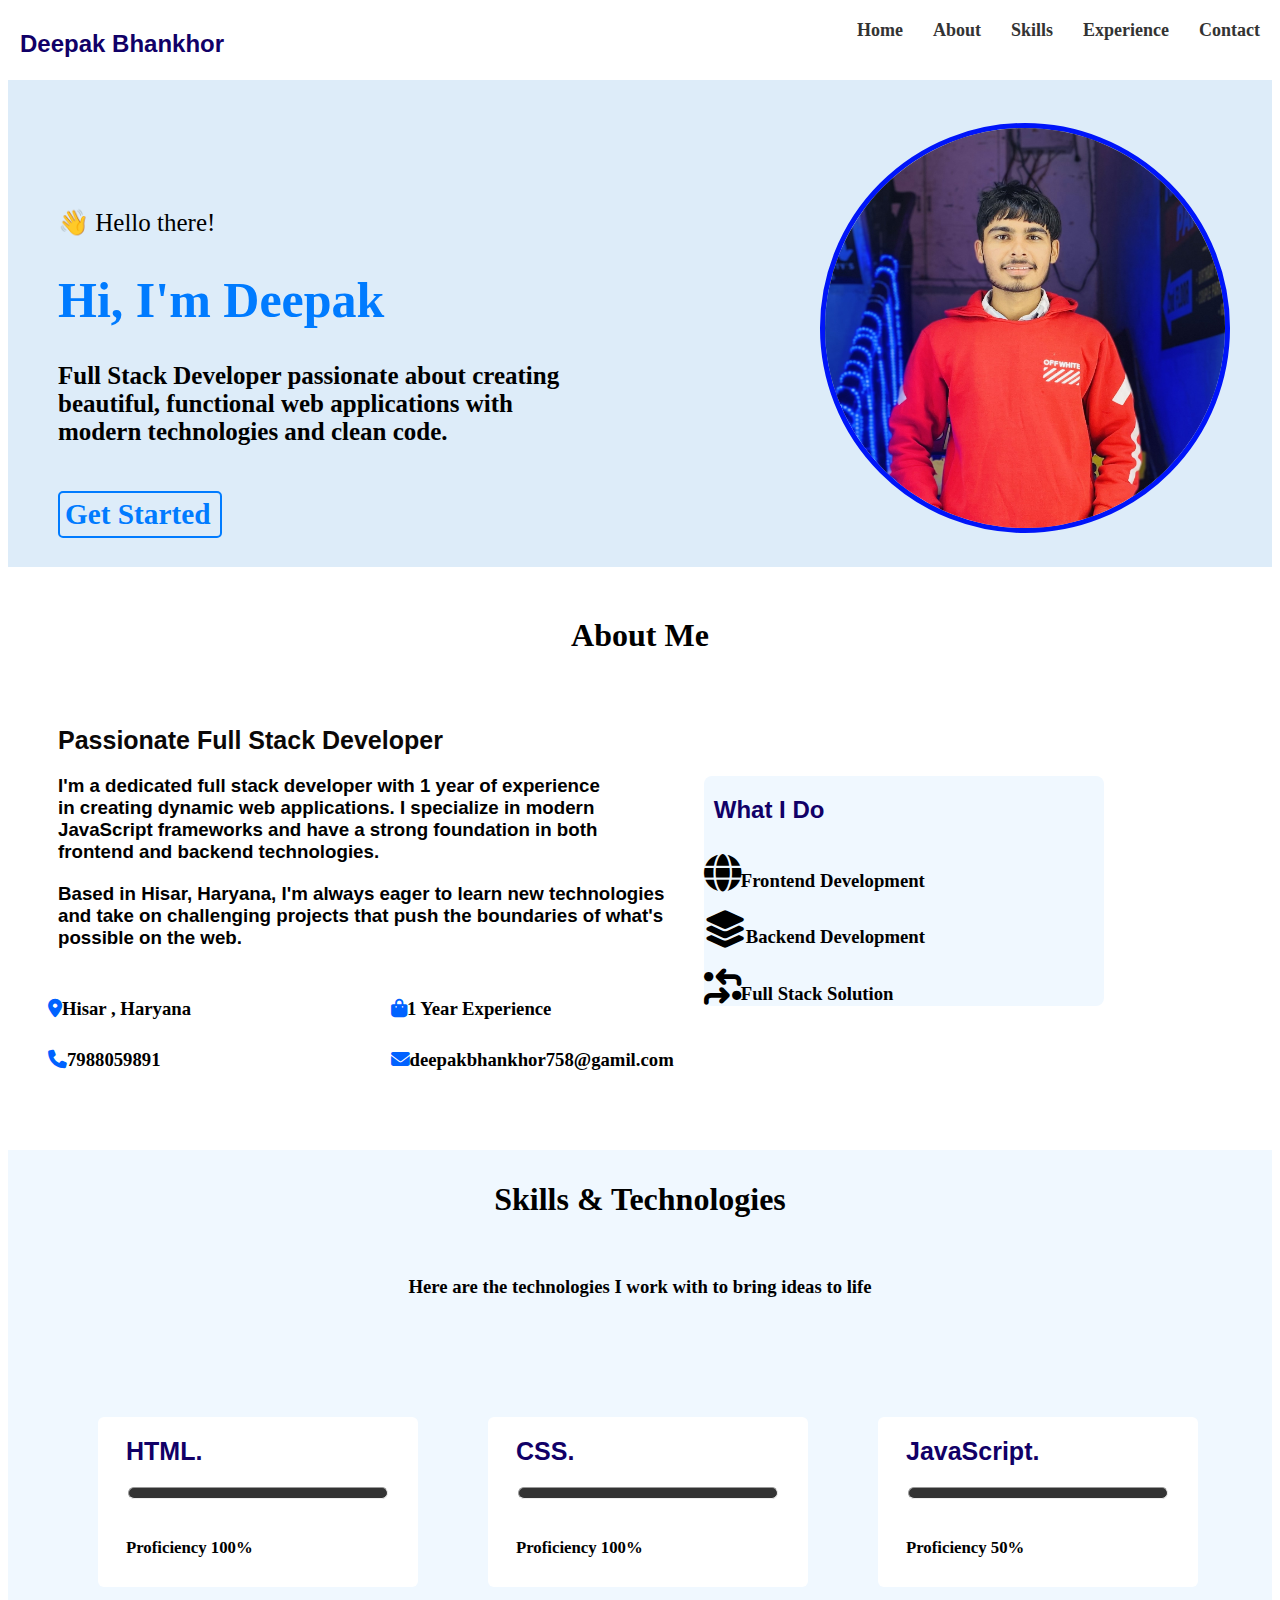
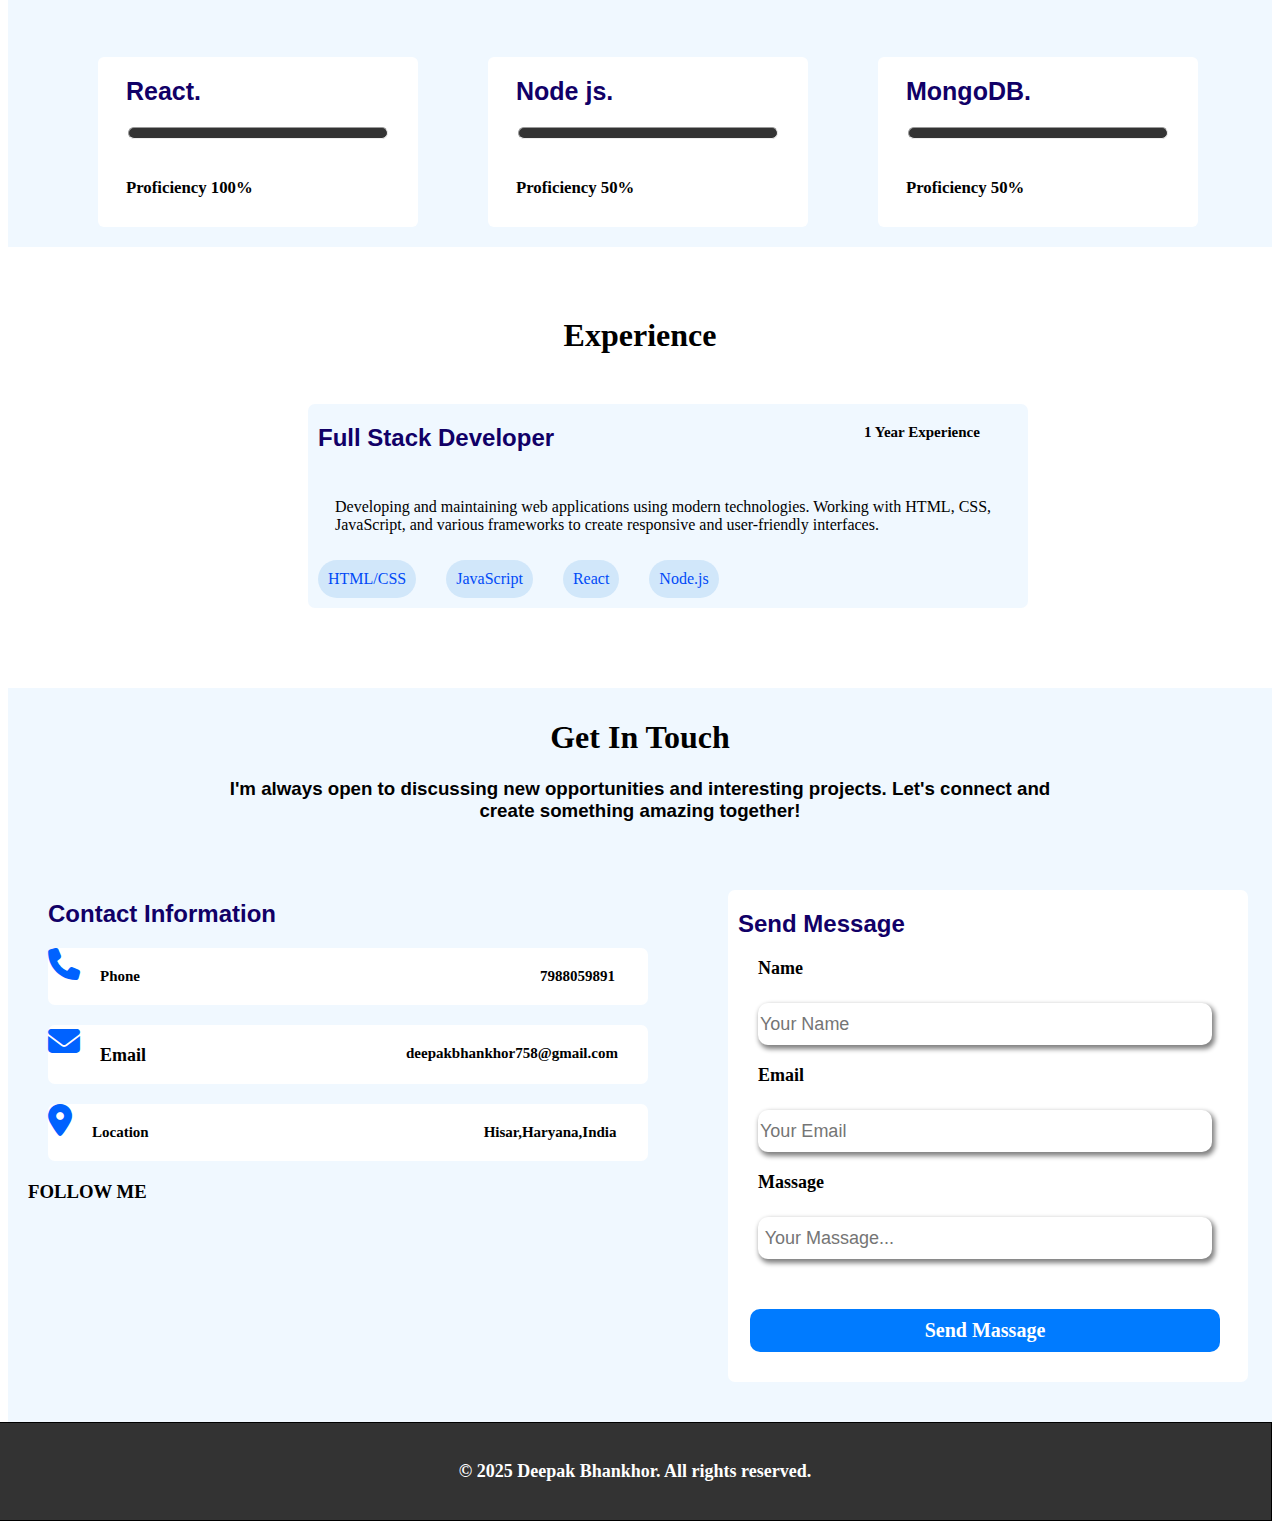
<file: index.html>
<!DOCTYPE html>
<html lang="en">

<head>
    <meta charset="UTF-8">
    <meta name="viewport" content="width=device-width, initial-scale=1.0">
    <title>Portfolio</title>
    <link rel="stylesheet" href="https://cdnjs.cloudflare.com/ajax/libs/font-awesome/6.7.2/css/all.min.css"
        integrity="sha512-Evv84Mr4kqVGRNSgIGL/F/aIDqQb7xQ2vcrdIwxfjThSH8CSR7PBEakCr51Ck+w+/U6swU2Im1vVX0SVk9ABhg=="
        crossorigin="anonymous" referrerpolicy="no-referrer" />
    <link rel="stylesheet" href="index.css">
</head>

<body>
    <div id="navbar">
        <h2><b>Deepak Bhankhor</b></h2>
        <div id="A">
            <b><a href="#home" class="list">Home</a></b>
            <b><a href="#About" class="list">About</a></b>
            <b><a href="#Skills" class="list">Skills</a></b>
            <b><a href="#experience" class="list">Experience</a></b>
            <b><a href="#Contact" class="list">Contact</a></b>

        </div>
    </div>

    <div id="main">
        <div id="one">
            👋 Hello there!<br>
            <h1 id="two">Hi, I'm Deepak</h1>
            <h3 id="three"> Full Stack Developer passionate about creating<br> beautiful, functional web applications
                with
                <br>modern technologies and clean code.
            </h3>
            <h3 id="four">Get Started</h3>
        </div>
        <div id="IMG_0536">
            <img src="IMG_0536.jpg" id="img">
        </div>

    </div>



    <div id="About">
        <h1><b>About Me</b></h1>
    </div>
    <div id="seconde">
        <div id="second_two">
            <h2 id="five"><b>Passionate Full Stack Developer</b></h2>

            <h3 id="six">I'm a dedicated full stack developer with 1 year of experience<br> in creating dynamic web
                applications. I specialize in modern <br>JavaScript frameworks and have a strong foundation in both<br>
                frontend and backend technologies.</h3>

            <h3 id="seven">Based in Hisar, Haryana, I'm always eager to learn new technologies<br> and take on
                challenging
                projects that push the boundaries of what's<br> possible on the web.</h3>

            <div id="icons">
                <h3 id="eight"> <i class="fa-solid fa-location-dot" style="color: rgb(0, 98, 255);"></i>Hisar , Haryana
                </h3>
                <h3 id="nine"><i class="fa-solid fa-bag-shopping" style="color: rgb(0, 98, 255);"></i>1 Year Experience
                </h3>
            </div>

            <div id="second_icon">
                <h3 id="ten"> <i class="fa-solid fa-phone" style="color: rgb(0, 98, 255);"></i>7988059891</h3>
                <h3 id="eleven"><i class="fa-solid fa-envelope"
                        style="color: rgb(0, 98, 255);"></i>deepakbhankhor758@gamil.com</h3>
            </div>
        </div>
        <div id="twelve">
            <h2 id="what">What I Do</h2>
            <h3><i class="fa-solid fa-globe fa-2x"></i>Frontend Development</h3>
            <h3><i class="fa-solid fa-layer-group fa-2x"></i></i>Backend Development</h3>
            <h3><i class="fa-solid fa-arrows-turn-to-dots fa-2x"></i></i>Full Stack Solution</h3>


        </div>
    </div>
    <div id="Skills">
        <h1>Skills & Technologies</h1>
        <br>
        <h3>Here are the technologies I work with to bring ideas to life</h3>
    </div>
    <div id="skill">
        <div id="three_page">
            <div id="html">
                <h2 id="html5">HTML.</h2>
                <hr id="hr_one">
                <h6 id="Proficiency">Proficiency 100% </h6>
            </div>
            <div id="css">
                <h2 id="css5">CSS.</h2>
                <hr id="hr_two">
                <h6 id="Proficiency_two">Proficiency 100% </h6>
            </div>
            <div id="js">
                <h2 id="JavaScript">JavaScript.</h2>
                <hr id="hr_three">
                <h6 id="Proficiency_three">Proficiency 50%</h6>
            </div>
        </div>
        <div id="fourth">
            <div id="react">
                <h2 id="react_one">React.</h2>
                <hr id="hr_four">
                <h6 id="Proficiency_four">Proficiency 100% </h6>
            </div>
            <div id="pythen">
                <h2 id="pythen_one">Node js.</h2>
                <hr id="hr_five">
                <h6 id="Proficiency_five">Proficiency 50% </h6>
            </div>
            <div id="sql">
                <h2 id="sql_one">MongoDB.</h2>
                <hr id="hr_six">
                <h6 id="Proficiency_six">Proficiency 50%</h6>
            </div>
        </div>
    </div>


    <h1 id="experience"> Experience</h1>

    <div id="experience_box">
        <div id="experience_details">
            <h2>Full Stack Developer</h2>
            <h3 id="year_experince">1 Year Experience</h3>

        </div>
        <p>Developing and maintaining web applications using modern technologies. Working with HTML, CSS,<br>
            JavaScript, and various frameworks to create responsive and user-friendly interfaces.</p>

        <div id="all_lang">
            <div class="language">HTML/CSS</div>
            <div class="language">JavaScript</div>
            <div class="language">React</div>
            <div class="language">Node.js</div>
        </div>
    </div>

    <div id="Contact">
        <h1>Get In Touch</h1>
        <h3 id="a">I'm always open to discussing new opportunities and interesting projects. Let's connect and<br>
            create something
            amazing together!</h3>
    </div>
    <div id="b">
        <div id="c">
            <h2 id="d">Contact Information</h2>
            <div id="e">
                <i class="fa-solid fa-phone fa-2x" style="color: rgb(0, 98, 255);"></i>
                <h3 id="phone">Phone</h3>
                <h4 id="number">7988059891</h4>

            </div>
            <div id="f">
                <i class="fa-solid fa-envelope fa-2x" style="color: rgb(0, 98, 255);"></i>
                <h3 id="Email">Email</h3>
                <h4 id="Emailid">deepakbhankhor758@gmail.com</h4>

            </div>
            <div id="g">
                <i class="fa-solid fa-location-dot fa-2x" style="color: rgb(0, 98, 255);"></i>
                <h3 id="Location">Location</h3>
                <h4 id="Hisar">Hisar,Haryana,India</h4>

            </div>

            <h3 id="FOLLOW">
                FOLLOW ME
            </h3>
            <a href="https://github.com/" id="github"><i class="fa-brands fa-github fa-2x"
                    style="color: black;"></i></a>
            <a href="https://www.linkedin.com/checkpoint/lg/login-challenge-submit?lastCv=AgE9hJtvaeDOzQAAAZe64Jj8Gn9FeMLu19KBoBEIgHgAziRjSa8hP5UT5PE&_d=d&vcd=AgE3tWJL8Ip7wwAAAZe64OSpNWUbwHTeNs9PSeTajJoANYl8wjR_5UsvJgCVlT6LeUM9FloW-5UVmqRDydko3fIhamLRXA&pageInstance=urn%3Ali%3Apage%3Ad_checkpoint_ch_captchaV2Challenge%3BCmFvUNJ6RWmd6UFSJt59gw%3D%3D&controlId=d_checkpoint_ch_captchaV2Challenge-Submit&ut=1BwbKuPXWhmrQ1"
                id="linkedin"><i class="fa-brands fa-linkedin fa-2x" style="color: black;"></i></a>
        </div>

        <div id="details">
            <h2 id="msg">Send Message</h2>
            <h4 id="name">Name</h4>
            <input type="text" placeholder="Your Name" id="Name">

            <h4 id="Email">Email</h4>
            <input type="text" placeholder="Your Email" id="Email2">

            <h4 id="Massage">Massage</h4>
            <input type="text" placeholder=" Your Massage..." id="Massage2">
            <div id="msg_send">
                <h3 id="Send">Send Massage</h3>
            </div>
        </div>
    </div>
    <div id="Z">
        <h3 id="Z1">© 2025 Deepak Bhankhor. All rights reserved.</h3>
    </div>


</body>

</html>
</file>
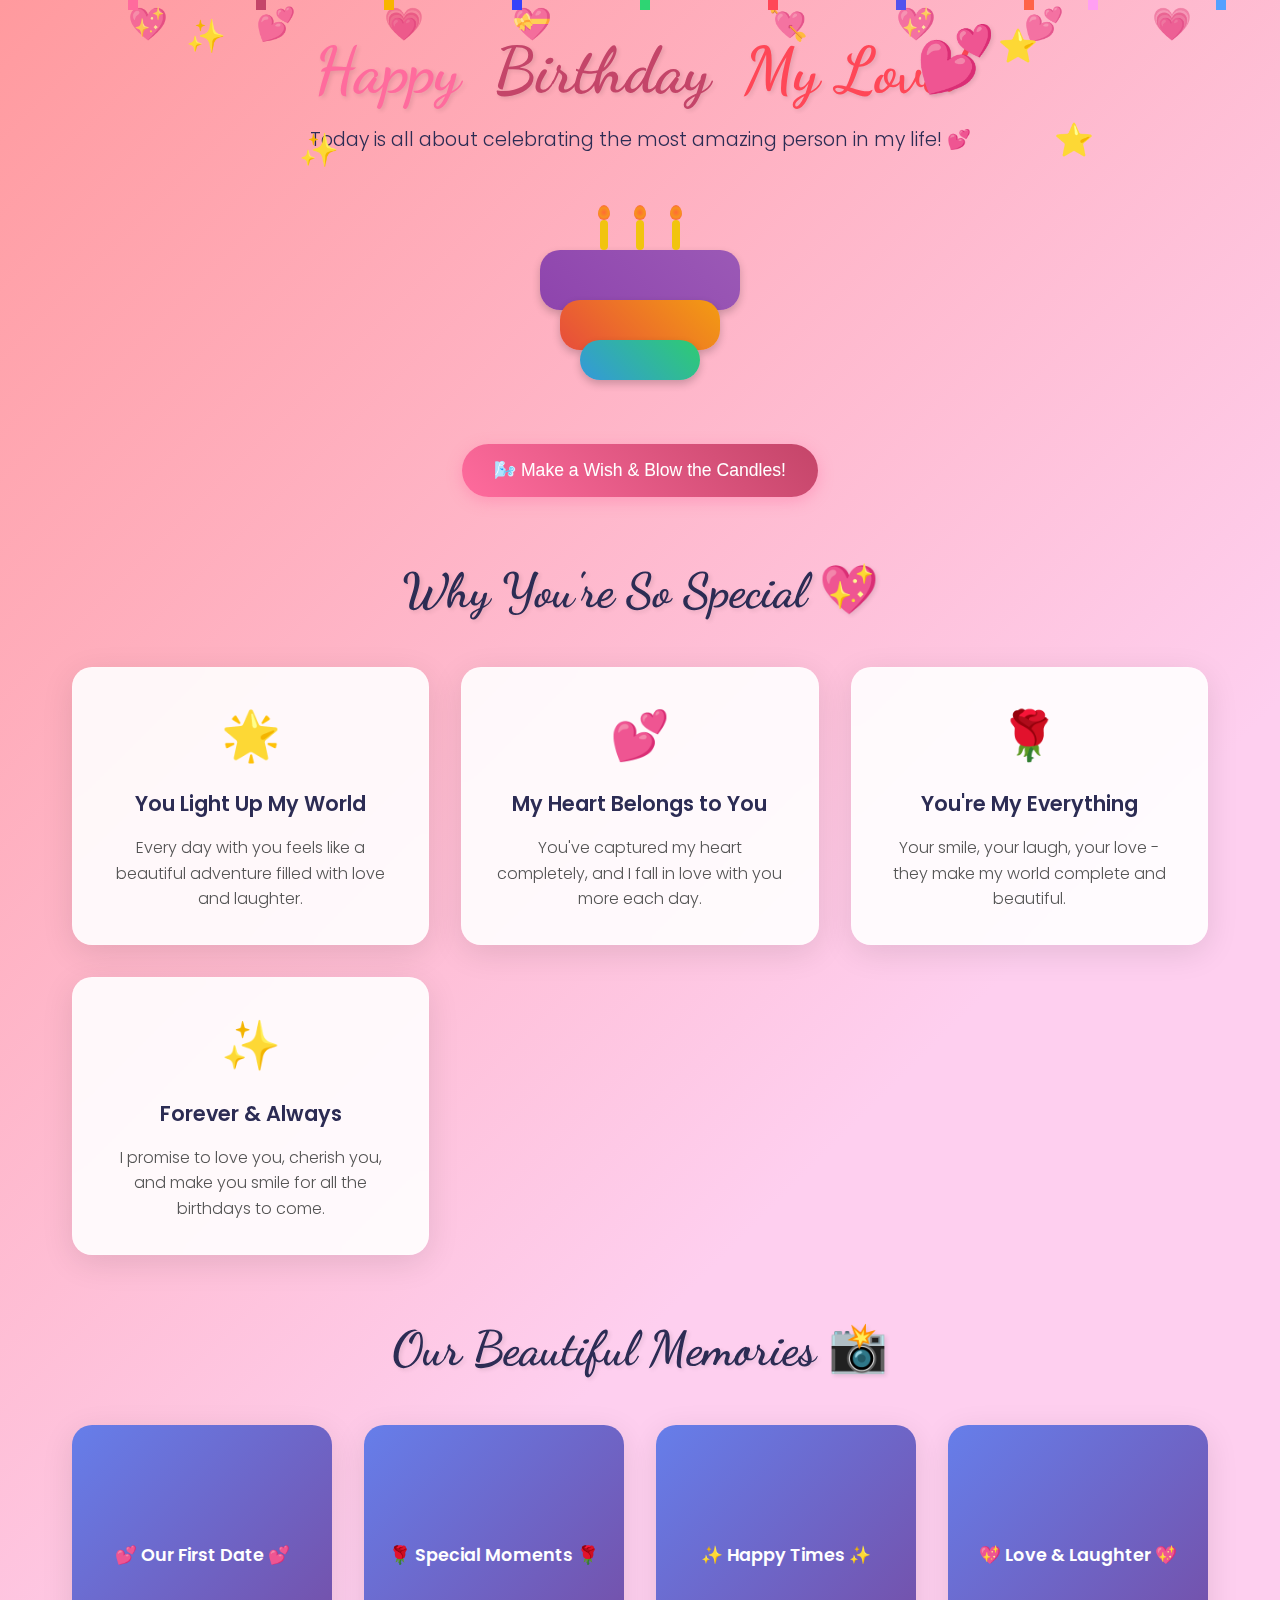
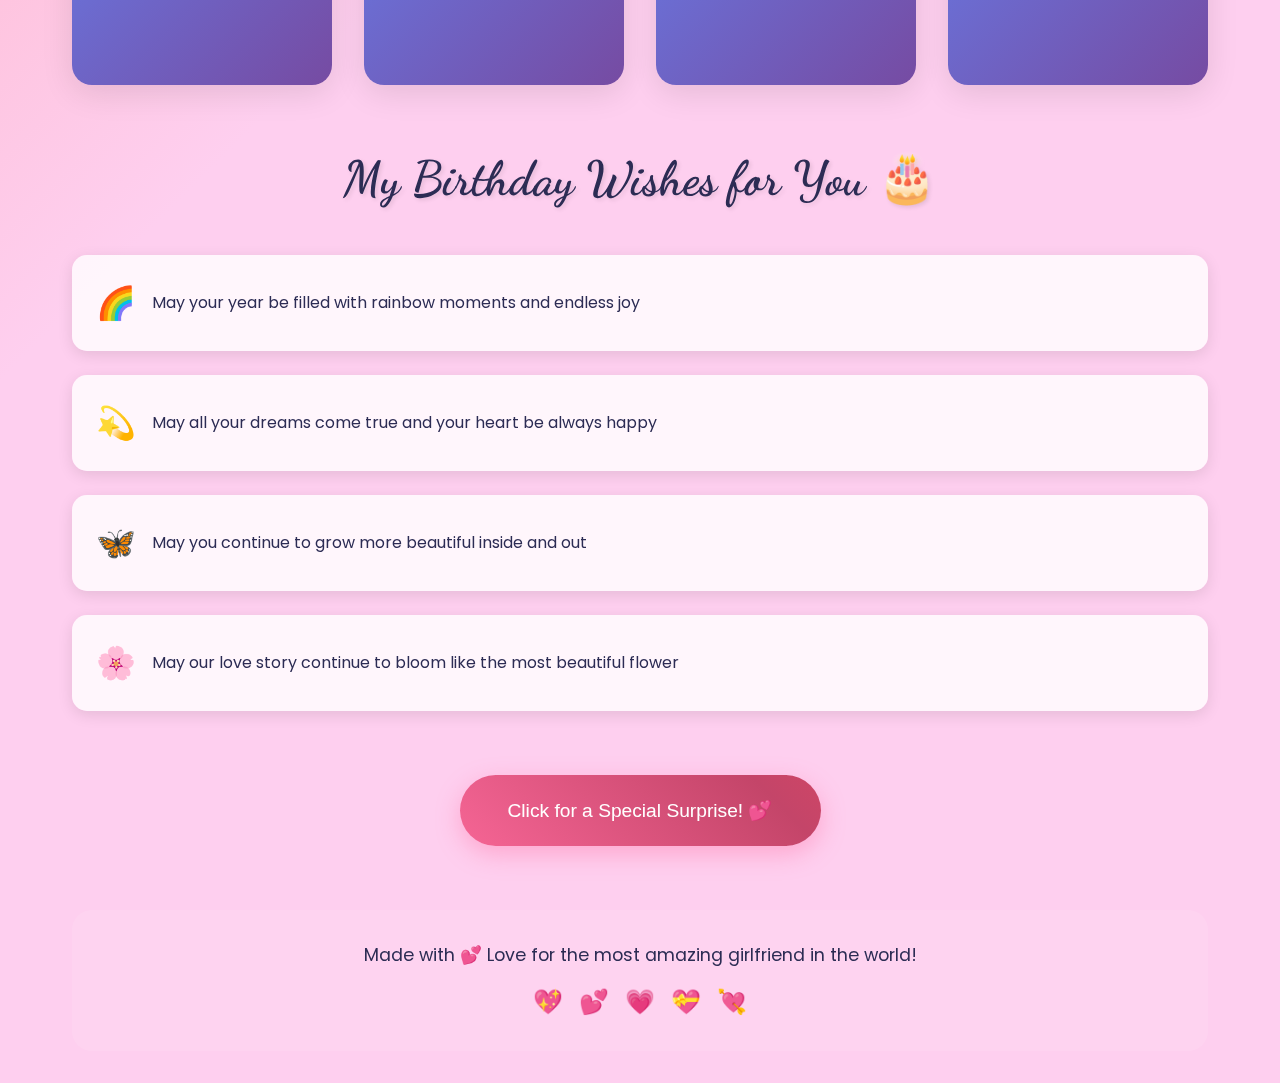
<file: birthday.html>
<!DOCTYPE html>
<html lang="en">
<head>
    <meta charset="UTF-8">
    <meta name="viewport" content="width=device-width, initial-scale=1.0">
    <title>Happy Birthday My Love! 💕</title>
    <link rel="stylesheet" href="birthday.css">
    <link href="https://fonts.googleapis.com/css2?family=Dancing+Script:wght@400;600;700&family=Poppins:wght@300;400;600;700&display=swap" rel="stylesheet">
</head>
<body>
    <!-- Floating Hearts Background -->
    <div class="hearts-container">
        <div class="heart heart-1">💖</div>
        <div class="heart heart-2">💕</div>
        <div class="heart heart-3">💗</div>
        <div class="heart heart-4">💝</div>
        <div class="heart heart-5">💘</div>
        <div class="heart heart-6">💖</div>
        <div class="heart heart-7">💕</div>
        <div class="heart heart-8">💗</div>
    </div>

    <!-- Confetti Animation -->
    <div class="confetti-container">
        <div class="confetti confetti-1"></div>
        <div class="confetti confetti-2"></div>
        <div class="confetti confetti-3"></div>
        <div class="confetti confetti-4"></div>
        <div class="confetti confetti-5"></div>
        <div class="confetti confetti-6"></div>
        <div class="confetti confetti-7"></div>
        <div class="confetti confetti-8"></div>
        <div class="confetti confetti-9"></div>
        <div class="confetti confetti-10"></div>
    </div>

    <!-- Main Content -->
    <div class="container">
        <!-- Header Section -->
        <header class="birthday-header">
            <div class="sparkle sparkle-1">✨</div>
            <div class="sparkle sparkle-2">⭐</div>
            <div class="sparkle sparkle-3">✨</div>
            <div class="sparkle sparkle-4">⭐</div>
            
            <h1 class="main-title">
                <span class="title-word">Happy</span>
                <span class="title-word">Birthday</span>
                <span class="title-word love-text">My Love!</span>
            </h1>
            
            <div class="subtitle">
                <p class="romantic-text">Today is all about celebrating the most amazing person in my life! 💕</p>
            </div>
        </header>

        <!-- Birthday Cake Section -->
        <section class="cake-section">
            <div class="cake-container">
                <div class="cake">
                    <div class="cake-layer cake-bottom"></div>
                    <div class="cake-layer cake-middle"></div>
                    <div class="cake-layer cake-top"></div>
                    <div class="candle candle-1">
                        <div class="flame"></div>
                    </div>
                    <div class="candle candle-2">
                        <div class="flame"></div>
                    </div>
                    <div class="candle candle-3">
                        <div class="flame"></div>
                    </div>
                </div>
                <button class="blow-candles-btn" onclick="blowCandles()">
                    🌬️ Make a Wish & Blow the Candles!
                </button>
            </div>
        </section>

        <!-- Love Messages Section -->
        <section class="messages-section">
            <h2 class="section-title">Why You're So Special 💖</h2>
            <div class="messages-grid">
                <div class="message-card card-1">
                    <div class="card-icon">🌟</div>
                    <h3>You Light Up My World</h3>
                    <p>Every day with you feels like a beautiful adventure filled with love and laughter.</p>
                </div>
                <div class="message-card card-2">
                    <div class="card-icon">💕</div>
                    <h3>My Heart Belongs to You</h3>
                    <p>You've captured my heart completely, and I fall in love with you more each day.</p>
                </div>
                <div class="message-card card-3">
                    <div class="card-icon">🌹</div>
                    <h3>You're My Everything</h3>
                    <p>Your smile, your laugh, your love - they make my world complete and beautiful.</p>
                </div>
                <div class="message-card card-4">
                    <div class="card-icon">✨</div>
                    <h3>Forever & Always</h3>
                    <p>I promise to love you, cherish you, and make you smile for all the birthdays to come.</p>
                </div>
            </div>
        </section>

        <!-- Photo Gallery Section -->
        <section class="gallery-section">
            <h2 class="section-title">Our Beautiful Memories 📸</h2>
            <div class="photo-gallery">
                <div class="photo-frame frame-1">
                    <div class="photo-placeholder">
                        <span>💕 Our First Date 💕</span>
                    </div>
                </div>
                <div class="photo-frame frame-2">
                    <div class="photo-placeholder">
                        <span>🌹 Special Moments 🌹</span>
                    </div>
                </div>
                <div class="photo-frame frame-3">
                    <div class="photo-placeholder">
                        <span>✨ Happy Times ✨</span>
                    </div>
                </div>
                <div class="photo-frame frame-4">
                    <div class="photo-placeholder">
                        <span>💖 Love & Laughter 💖</span>
                    </div>
                </div>
            </div>
        </section>

        <!-- Birthday Wishes Section -->
        <section class="wishes-section">
            <h2 class="section-title">My Birthday Wishes for You 🎂</h2>
            <div class="wishes-container">
                <div class="wish-item">
                    <span class="wish-emoji">🌈</span>
                    <p>May your year be filled with rainbow moments and endless joy</p>
                </div>
                <div class="wish-item">
                    <span class="wish-emoji">💫</span>
                    <p>May all your dreams come true and your heart be always happy</p>
                </div>
                <div class="wish-item">
                    <span class="wish-emoji">🦋</span>
                    <p>May you continue to grow more beautiful inside and out</p>
                </div>
                <div class="wish-item">
                    <span class="wish-emoji">🌸</span>
                    <p>May our love story continue to bloom like the most beautiful flower</p>
                </div>
            </div>
        </section>

        <!-- Interactive Love Button -->
        <section class="interactive-section">
            <button class="love-button" onclick="showLoveMessage()">
                <span class="button-text">Click for a Special Surprise! 💕</span>
                <div class="button-hearts">
                    <span>💖</span>
                    <span>💕</span>
                    <span>💗</span>
                </div>
            </button>
            <div class="love-popup" id="lovePopup">
                <div class="popup-content">
                    <h3>I Love You More Than Words Can Say! 💕</h3>
                    <p>You are my sunshine, my happiness, and my forever love. Happy Birthday, Beautiful! 🌹</p>
                    <button onclick="closeLoveMessage()">💖 Close 💖</button>
                </div>
            </div>
        </section>

        <!-- Footer -->
        <footer class="birthday-footer">
            <p class="footer-text">Made with 💕 Love for the most amazing girlfriend in the world!</p>
            <div class="footer-hearts">
                <span>💖</span>
                <span>💕</span>
                <span>💗</span>
                <span>💝</span>
                <span>💘</span>
            </div>
        </footer>
    </div>

    <script src="birthday.js"></script>
</body>
</html>
</file>
<file: index.css>
#maindiv {
    width: 100%;

}

#navbar {
    border: 0px solid black;
    padding: 20px;
    background-color: rgb(255, 255, 255);
    display: flex;
    height: 40px;
    justify-content: space-between;
    top: 0;
    left: 0;
    width: 100%;
    position: fixed;

    scroll-behavior: smooth;

}


h2 {
    color: rgb(17, 0, 103);
    margin-top: 10px;
    font-family: 'Lucida Sans', 'Lucida Sans Regular', 'Lucida Grande', 'Lucida Sans Unicode', Geneva, Verdana, sans-serif;
}

#A {
    display: flex;
    gap: 30px;
    font-weight: bold;
    padding-right: 40px;
}

#A a {
    text-decoration: none;
    font-size: 18px;
    color: #333;
    margin-top: 10px;
    transition: 0.6s;
}

#A a:hover {
    color: #0651ff;
    font-size: 19px;
    transition: 0.2s;
    transform: scale(1.06);
    cursor: pointer;
}

#main {
    display: grid;
    grid-template-columns: 1fr 1fr;
    background-color: rgb(221, 236, 249);
    max-width: 1400px;
    margin: auto;
}


#one {
    margin-top: 200px;
    font-size: 25px;
    margin-left: 50px;
}

#two {
    color: #007bff;
}

#three {
    font-size: 25px;
    font-family: "Times New Roman", Times, serif;

}

#github {
    margin-left: -970px;
    font-size: 20px;

}

#linkedin {
    font-size: 20px;
    margin-left: 20px;
}

#img {
    border: 5px solid rgb(0, 21, 249);
    border-radius: 50%;
    height: 400px;
    width: 400px;
    margin-top: 115px;
    margin-left: 180px;
}

#img:hover {
    transform: scale(1.07);
    transition: 0.7s;
}

#four {
    border: 2px solid #007bff;
    width: 150px;
    padding: 5px;
    color: #007bff;
    margin-top: 45px;
    border-radius: 5px;
}

#four:hover {
    background-color: #007bff;
    color: white;
    transition: 0.4s;
    cursor: pointer;
}

#seconde {
    border: 0px solid black;
    margin-top: 20px;
    display: flex;

}

#About {
    text-align: center;
    margin-top: 50px;
}

#five {
    color: #0b0808;
    margin-top: 50px;
    margin-left: 50px;
    font-size: 25px;
}

#six {
    margin-top: 20px;
    font-family: 'Roboto', sans-serif;
    margin-left: 50px;
}

#seven {
    margin-top: 20px;
    font-family: 'Trebuchet MS', 'Lucida Sans Unicode', 'Lucida Grande', 'Lucida Sans', Arial, sans-serif;
    margin-left: 50px;
}

#icons {
    display: flex;
}

#eight {

    margin-left: 40px;
    margin-top: 30px;
}

#nine {
    margin-top: 30px;
    margin-left: 200px;
}

#second_icon {
    display: flex;
}

#ten {
    margin-left: 40px;
    margin-top: 10px;
}

#eleven {
    margin-top: 10px;
    margin-left: 230px;
}

#twelve {

    background-color: aliceblue;
    border-radius: 8px;
    height: 230px;
    width: 400px;
    margin-top: 100px;
    margin-left: 30px;
}

#what {
    padding: 10px;
}

#Skills {
    text-align: center;
    margin-top: 60px;
    border: 0px solid rgb(235, 226, 226);
    background-color: aliceblue;
    padding: 10px;
}

#skill {
    border: 0px solid black;
    padding: 10px;
    background-color: aliceblue;
    padding: 20px;

}

#three_page {
    display: flex;

}

#html {
    border: 0px solid black;
    background-color: white;
    font-size: 25px;
    width: 300px;
    height: 150px;
    border-radius: 6px;
    padding: 10px;
    margin-top: 70px;
    margin-left: 70px;
}

#html:hover {
    transform: scale(1.05);
    color: #004af7;
    transition: 0.8s;
    box-shadow: 2px 3px 5px 1px gray;
}

#html5 {
    margin-left: 18px;
    font-size: 25px;
}

#hr_one {
    border-radius: 10px;
    background-color: #333;
    padding: 5px;
    margin: 20px;
}

#Proficiency {
    margin-left: 18px;
}

#css {
    border: 0px solid black;
    background-color: white;
    font-size: 25px;
    width: 300px;
    height: 150px;
    border-radius: 6px;
    padding: 10px;
    margin-top: 70px;
    margin-left: 70px;
}

#css:hover {
    transform: scale(1.05);
    color: #004af7;
    transition: 0.8s;
    box-shadow: 2px 3px 5px 1px gray;
}

#css5 {
    margin-left: 18px;
    font-size: 25px;
}

#hr_two {
    border-radius: 10px;
    background-color: #333;
    padding: 5px;
    margin: 20px;
}

#Proficiency_two {
    margin-left: 18px;
}

#js {
    border: 0px solid black;
    background-color: white;
    font-size: 25px;
    width: 300px;
    height: 150px;
    border-radius: 6px;
    padding: 10px;
    margin-top: 70px;
    margin-left: 70px;
}

#js:hover {
    transform: scale(1.05);
    color: #004af7;
    transition: 0.8s;
    box-shadow: 2px 3px 5px 1px gray;
}

#JavaScript {
    margin-left: 18px;
    font-size: 25px;
}

#hr_three {
    border-radius: 10px;
    background-color: #333;
    padding: 5px;
    margin: 20px;
}

#Proficiency_three {
    margin-left: 18px;
}

#fourth {
    display: flex;
}

#react {
    border: 0px solid black;
    background-color: white;
    font-size: 25px;
    width: 300px;
    height: 150px;
    border-radius: 6px;
    padding: 10px;
    margin-top: 70px;
    margin-left: 70px;
}

#react:hover {
    transform: scale(1.05);
    color: #004af7;
    transition: 0.8s;
    box-shadow: 2px 3px 5px 1px gray;
}

#react_one {
    margin-left: 18px;
    font-size: 25px;
}

#hr_four {
    border-radius: 10px;
    background-color: #333;
    padding: 5px;
    margin: 20px;
}

#Proficiency_four {
    margin-left: 18px;
}

#pythen {
    border: 0px solid black;
    background-color: white;
    font-size: 25px;
    width: 300px;
    height: 150px;
    border-radius: 6px;
    padding: 10px;
    margin-top: 70px;
    margin-left: 70px;
}

#pythen:hover {
    transform: scale(1.05);
    color: #004af7;
    transition: 0.8s;
    box-shadow: 2px 3px 5px 1px gray;
}

#pythen_one {
    margin-left: 18px;
    font-size: 25px;
}

#hr_five {
    border-radius: 10px;
    background-color: #333;
    padding: 5px;
    margin: 20px;
}

#Proficiency_five {
    margin-left: 18px;
}

#sql {
    border: 0px solid black;
    background-color: white;
    font-size: 25px;
    width: 300px;
    height: 150px;
    border-radius: 6px;
    padding: 10px;
    margin-top: 70px;
    margin-left: 70px;
}

#sql:hover {
    transform: scale(1.05);
    color: #004af7;
    transition: 0.8s;
    box-shadow: 2px 3px 5px 1px gray;
}

#sql_one {
    margin-left: 18px;
    font-size: 25px;
}

#hr_six {
    border-radius: 10px;
    background-color: #333;
    padding: 5px;
    margin: 20px;
}

#Proficiency_six {
    margin-left: 18px;
}

#experience {
    text-align: center;
    margin-top: 70px;
}

#experience_box {
    border: 0px solid black;
    width: 700px;
    background-color: aliceblue;
    margin-left: 300px;
    margin-top: 50px;
    border-radius: 7px;
    padding: 10px;
}

#experience_box:hover {
    transition: 0.6s;
    transform: scale(1.06);
    box-shadow: 2px 3px 5px 1px gray;

}

#experience_details {
    display: flex;
    gap: 310px;
}

#year_experince {
    font-size: 15px;
    margin-top: 10px;

}

p {
    margin-left: 7px;
    padding: 10px;
}

#all_lang {
    display: flex;
    gap: 30px;
}

.language {
    border: 0px solid black;
    border-radius: 20px;
    padding: 10px;
    color: #004af7;
    background-color: rgb(209, 231, 250);
}

#Contact {
    border: 0px solid black;
    margin-top: 80px;
    background-color: aliceblue;
    text-align: center;
    padding: 10px;
}

#a {
    margin-top: 20px;
    font-family: 'Gill Sans', 'Gill Sans MT', Calibri, 'Trebuchet MS', sans-serif;

}

#b {
    border: 0px solid black;
    background-color: aliceblue;
    display: flex;
    padding-bottom: 40px;
}

#c {
    border: 0px solid black;
    width: 650px;
    padding: 20px;
}

#d {
    margin-top: 30px;
    margin-left: 20PX;
}

.icon {
    margin-top: 10px;
    margin-left: 20px;
}

#phone {
    font-size: 15px;
    margin-top: 20px;
    margin-left: 20px;
}

#number {
    margin-left: 400px;
    margin-top: 20px;
    font-size: 15px;

}

#e {
    border: 0px solid black;
    background-color: white;
    width: 600px;
    display: flex;
    margin: 20px;
    border-radius: 7px;

}

#e:hover {
    transform: scale(1.02);
    transition: 0.8s;
    box-shadow: 2px 3px 5px 1px gray;
}

#Email {
    font-size: 15px;
    margin-top: 6px;
    margin-left: 10px;
}

#Emailid {
    margin-left: 260px;
    margin-top: 20px;
    font-size: 15px;


}

#f {
    border: 0px solid black;
    width: 600px;
    background-color: white;
    display: flex;
    margin: 20px;
    border-radius: 7px;

}

#f:hover {
    transform: scale(1.02);
    transition: 0.8s;
    box-shadow: 2px 3px 5px 1px gray;
}

#Hisar {
    margin-left: 335px;
    margin-top: 20px;
    font-size: 15px;
}

#Location {
    margin-left: 20px;
    margin-top: 20px;
    font-size: 15px;

}

#g {
    border: 0px solid black;
    border-radius: 7px;
    width: 600px;
    display: flex;
    margin: 20px;
    background-color: white;

}

#g:hover {
    transform: scale(1.02);
    transition: 0.8s;
    box-shadow: 2px 3px 5px 1px gray;
}

#details {
    border: 0px solid black;
    width: 500px;
    border-radius: 7px;
    background-color: white;
    padding: 10px;
    margin-left: 30px;
    margin-top: 40px;

}

#msg {
    margin-top: 10px;

}

#name {
    font-size: 18px;
    margin-top: 20px;
    margin-left: 20px;
}

#Name {
    border: 0px solid black;
    box-shadow: 2px 3px 5px 1px gray;
    border-radius: 10px;
    width: 450px;
    margin-left: 20px;
    height: 40px;
    font-size: 18px;
}

#Name:hover {
    box-shadow: 2px 3px 5px 1px gray;
    transform: scale(1.03);
    transition: 0.5s;
}

#Email {
    font-size: 18px;
    margin-left: 20px;
    margin-top: 20px;
}

#Email2 {
    border: 0px solid black;
    box-shadow: 2px 3px 5px 1px gray;
    border-radius: 10px;
    width: 450px;
    margin-left: 20px;
    height: 40px;
    font-size: 18px;
}

#Email2:hover {
    box-shadow: 2px 3px 5px 1px gray;
    transform: scale(1.03);
    transition: 0.5s;
}


#Massage {
    font-size: 18px;
    margin-left: 20px;
    margin-top: 20px;
}

#Massage2 {
    border: 0px solid black;
    box-shadow: 2px 3px 5px 1px gray;
    border-radius: 10px;
    width: 450px;
    margin-left: 20px;
    height: 40px;
    font-size: 18px;

}

#Massage2:hover {
    box-shadow: 2px 3px 5px 1px gray;
    transform: scale(1.03);
    transition: 0.5s;
}

#msg_send {
    text-align: center;
}

#Send {
    border: 0px solid black;
    margin-top: 50px;
    font-size: 20px;
    padding: 10px;
    width: 450px;
    color: white;
    background-color: #007bff;
    margin-left: 12px;
    border-radius: 10px;
}

#Send:hover {
    background-color: #004af7;
    transition: 0.4s;
}

#Z {
    text-align: center;
    border: 1px solid black;
    background-color: #333;
    padding: 20px;
    width: auto;
    margin-left: -10px;
}

#Z1 {
    font-size: 18px;
    color: white;
}
</file>
<file: birthday.css>
/* Reset and Base Styles */
* {
    margin: 0;
    padding: 0;
    box-sizing: border-box;
}

body {
    font-family: 'Poppins', sans-serif;
    background: linear-gradient(135deg, #ff9a9e 0%, #fecfef 50%, #fecfef 100%);
    min-height: 100vh;
    overflow-x: hidden;
    position: relative;
}

/* Floating Hearts Background */
.hearts-container {
    position: fixed;
    top: 0;
    left: 0;
    width: 100%;
    height: 100%;
    pointer-events: none;
    z-index: 1;
}

.heart {
    position: absolute;
    font-size: 2rem;
    animation: floatHearts 6s infinite ease-in-out;
    opacity: 0.7;
}

.heart-1 { left: 10%; animation-delay: 0s; }
.heart-2 { left: 20%; animation-delay: 1s; }
.heart-3 { left: 30%; animation-delay: 2s; }
.heart-4 { left: 40%; animation-delay: 3s; }
.heart-5 { left: 60%; animation-delay: 1.5s; }
.heart-6 { left: 70%; animation-delay: 2.5s; }
.heart-7 { left: 80%; animation-delay: 0.5s; }
.heart-8 { left: 90%; animation-delay: 3.5s; }

@keyframes floatHearts {
    0% {
        transform: translateY(100vh) rotate(0deg);
        opacity: 0;
    }
    10% {
        opacity: 0.7;
    }
    90% {
        opacity: 0.7;
    }
    100% {
        transform: translateY(-100px) rotate(360deg);
        opacity: 0;
    }
}

/* Confetti Animation */
.confetti-container {
    position: fixed;
    top: 0;
    left: 0;
    width: 100%;
    height: 100%;
    pointer-events: none;
    z-index: 2;
}

.confetti {
    position: absolute;
    width: 10px;
    height: 10px;
    animation: confettiFall 3s infinite linear;
}

.confetti-1 { left: 10%; background: #ff6b9d; animation-delay: 0s; }
.confetti-2 { left: 20%; background: #c44569; animation-delay: 0.5s; }
.confetti-3 { left: 30%; background: #f8b500; animation-delay: 1s; }
.confetti-4 { left: 40%; background: #3742fa; animation-delay: 1.5s; }
.confetti-5 { left: 50%; background: #2ed573; animation-delay: 2s; }
.confetti-6 { left: 60%; background: #ff4757; animation-delay: 0.3s; }
.confetti-7 { left: 70%; background: #5352ed; animation-delay: 0.8s; }
.confetti-8 { left: 80%; background: #ff6348; animation-delay: 1.3s; }
.confetti-9 { left: 85%; background: #ff9ff3; animation-delay: 1.8s; }
.confetti-10 { left: 95%; background: #54a0ff; animation-delay: 2.3s; }

@keyframes confettiFall {
    0% {
        transform: translateY(-100px) rotate(0deg);
        opacity: 1;
    }
    100% {
        transform: translateY(100vh) rotate(720deg);
        opacity: 0;
    }
}

/* Main Container */
.container {
    position: relative;
    z-index: 10;
    max-width: 1200px;
    margin: 0 auto;
    padding: 2rem;
}

/* Header Section */
.birthday-header {
    text-align: center;
    margin-bottom: 4rem;
    position: relative;
    animation: fadeInUp 1s ease-out;
}

.sparkle {
    position: absolute;
    font-size: 2rem;
    animation: sparkleAnimation 2s infinite ease-in-out;
}

.sparkle-1 { top: -20px; left: 10%; animation-delay: 0s; }
.sparkle-2 { top: -10px; right: 15%; animation-delay: 0.5s; }
.sparkle-3 { bottom: -20px; left: 20%; animation-delay: 1s; }
.sparkle-4 { bottom: -10px; right: 10%; animation-delay: 1.5s; }

@keyframes sparkleAnimation {
    0%, 100% { transform: scale(1) rotate(0deg); opacity: 0.7; }
    50% { transform: scale(1.3) rotate(180deg); opacity: 1; }
}

.main-title {
    font-family: 'Dancing Script', cursive;
    font-size: 4rem;
    font-weight: 700;
    margin-bottom: 1rem;
    text-shadow: 2px 2px 4px rgba(0,0,0,0.1);
}

.title-word {
    display: inline-block;
    animation: bounceIn 1s ease-out;
    margin: 0 0.5rem;
}

.title-word:nth-child(1) { 
    color: #ff6b9d; 
    animation-delay: 0.2s;
}
.title-word:nth-child(2) { 
    color: #c44569; 
    animation-delay: 0.4s;
}
.love-text { 
    color: #ff4757; 
    animation-delay: 0.6s;
    position: relative;
}

.love-text::after {
    content: '💕';
    position: absolute;
    top: -10px;
    right: -30px;
    animation: pulse 1.5s infinite;
}

@keyframes bounceIn {
    0% { transform: scale(0) rotate(-180deg); opacity: 0; }
    50% { transform: scale(1.2) rotate(-10deg); }
    100% { transform: scale(1) rotate(0deg); opacity: 1; }
}

.romantic-text {
    font-size: 1.2rem;
    color: #2c2c54;
    font-weight: 300;
    animation: fadeIn 2s ease-out 1s both;
}

/* Cake Section */
.cake-section {
    text-align: center;
    margin: 4rem 0;
    animation: slideInUp 1s ease-out 0.5s both;
}

.cake-container {
    display: inline-block;
    position: relative;
}

.cake {
    position: relative;
    margin: 2rem auto;
}

.cake-layer {
    border-radius: 20px;
    position: relative;
    margin: 0 auto;
}

.cake-bottom {
    width: 200px;
    height: 60px;
    background: linear-gradient(45deg, #8e44ad, #9b59b6);
    box-shadow: 0 4px 8px rgba(0,0,0,0.2);
}

.cake-middle {
    width: 160px;
    height: 50px;
    background: linear-gradient(45deg, #e74c3c, #f39c12);
    margin-top: -10px;
    box-shadow: 0 4px 8px rgba(0,0,0,0.2);
}

.cake-top {
    width: 120px;
    height: 40px;
    background: linear-gradient(45deg, #3498db, #2ecc71);
    margin-top: -10px;
    box-shadow: 0 4px 8px rgba(0,0,0,0.2);
}

.candle {
    position: absolute;
    width: 8px;
    height: 30px;
    background: #f1c40f;
    border-radius: 4px;
    top: -30px;
}

.candle-1 { left: 50%; transform: translateX(-50%); }
.candle-2 { left: 40%; transform: translateX(-50%); }
.candle-3 { left: 60%; transform: translateX(-50%); }

.flame {
    width: 12px;
    height: 15px;
    background: radial-gradient(circle, #ff6b35 0%, #f7931e 50%, #ff4757 100%);
    border-radius: 50% 50% 50% 50% / 60% 60% 40% 40%;
    position: absolute;
    top: -15px;
    left: 50%;
    transform: translateX(-50%);
    animation: flicker 0.5s infinite alternate;
}

@keyframes flicker {
    0% { transform: translateX(-50%) scale(1) rotate(-2deg); }
    100% { transform: translateX(-50%) scale(1.1) rotate(2deg); }
}

.blow-candles-btn {
    background: linear-gradient(45deg, #ff6b9d, #c44569);
    color: white;
    border: none;
    padding: 1rem 2rem;
    font-size: 1.1rem;
    border-radius: 50px;
    cursor: pointer;
    margin-top: 2rem;
    transition: all 0.3s ease;
    box-shadow: 0 4px 15px rgba(255, 107, 157, 0.4);
}

.blow-candles-btn:hover {
    transform: translateY(-3px);
    box-shadow: 0 6px 20px rgba(255, 107, 157, 0.6);
}

/* Messages Section */
.messages-section {
    margin: 4rem 0;
    animation: fadeInUp 1s ease-out 1s both;
}

.section-title {
    text-align: center;
    font-family: 'Dancing Script', cursive;
    font-size: 3rem;
    color: #2c2c54;
    margin-bottom: 3rem;
    text-shadow: 2px 2px 4px rgba(0,0,0,0.1);
}

.messages-grid {
    display: grid;
    grid-template-columns: repeat(auto-fit, minmax(280px, 1fr));
    gap: 2rem;
    margin-top: 2rem;
}

.message-card {
    background: rgba(255, 255, 255, 0.9);
    padding: 2rem;
    border-radius: 20px;
    text-align: center;
    box-shadow: 0 8px 32px rgba(0,0,0,0.1);
    backdrop-filter: blur(10px);
    border: 1px solid rgba(255, 255, 255, 0.2);
    transition: all 0.3s ease;
    animation: cardFloat 3s ease-in-out infinite;
}

.card-1 { animation-delay: 0s; }
.card-2 { animation-delay: 0.5s; }
.card-3 { animation-delay: 1s; }
.card-4 { animation-delay: 1.5s; }

@keyframes cardFloat {
    0%, 100% { transform: translateY(0px); }
    50% { transform: translateY(-10px); }
}

.message-card:hover {
    transform: translateY(-15px) scale(1.05);
    box-shadow: 0 15px 40px rgba(0,0,0,0.2);
}

.card-icon {
    font-size: 3rem;
    margin-bottom: 1rem;
    animation: pulse 2s infinite;
}

.message-card h3 {
    color: #2c2c54;
    font-size: 1.3rem;
    margin-bottom: 1rem;
    font-weight: 600;
}

.message-card p {
    color: #555;
    line-height: 1.6;
    font-weight: 300;
}

/* Photo Gallery */
.gallery-section {
    margin: 4rem 0;
    animation: slideInLeft 1s ease-out 1.5s both;
}

.photo-gallery {
    display: grid;
    grid-template-columns: repeat(auto-fit, minmax(250px, 1fr));
    gap: 2rem;
    margin-top: 2rem;
}

.photo-frame {
    aspect-ratio: 1;
    border-radius: 20px;
    overflow: hidden;
    box-shadow: 0 8px 32px rgba(0,0,0,0.1);
    transition: all 0.3s ease;
    animation: photoReveal 1s ease-out;
}

.frame-1 { animation-delay: 0.2s; }
.frame-2 { animation-delay: 0.4s; }
.frame-3 { animation-delay: 0.6s; }
.frame-4 { animation-delay: 0.8s; }

@keyframes photoReveal {
    0% { opacity: 0; transform: scale(0.8) rotate(-5deg); }
    100% { opacity: 1; transform: scale(1) rotate(0deg); }
}

.photo-frame:hover {
    transform: scale(1.05) rotate(2deg);
    box-shadow: 0 15px 40px rgba(0,0,0,0.2);
}

.photo-placeholder {
    width: 100%;
    height: 100%;
    background: linear-gradient(135deg, #667eea 0%, #764ba2 100%);
    display: flex;
    align-items: center;
    justify-content: center;
    color: white;
    font-weight: 600;
    text-align: center;
    font-size: 1.1rem;
}

/* Wishes Section */
.wishes-section {
    margin: 4rem 0;
    animation: fadeInRight 1s ease-out 2s both;
}

.wishes-container {
    display: grid;
    gap: 1.5rem;
    margin-top: 2rem;
}

.wish-item {
    background: rgba(255, 255, 255, 0.8);
    padding: 1.5rem;
    border-radius: 15px;
    display: flex;
    align-items: center;
    gap: 1rem;
    box-shadow: 0 4px 15px rgba(0,0,0,0.1);
    transition: all 0.3s ease;
    animation: wishSlide 1s ease-out;
}

.wish-item:nth-child(1) { animation-delay: 0.2s; }
.wish-item:nth-child(2) { animation-delay: 0.4s; }
.wish-item:nth-child(3) { animation-delay: 0.6s; }
.wish-item:nth-child(4) { animation-delay: 0.8s; }

@keyframes wishSlide {
    0% { opacity: 0; transform: translateX(-50px); }
    100% { opacity: 1; transform: translateX(0); }
}

.wish-item:hover {
    transform: translateX(10px);
    box-shadow: 0 6px 20px rgba(0,0,0,0.15);
}

.wish-emoji {
    font-size: 2rem;
    animation: bounce 2s infinite;
}

.wish-item p {
    color: #2c2c54;
    font-weight: 400;
    line-height: 1.5;
}

/* Interactive Section */
.interactive-section {
    text-align: center;
    margin: 4rem 0;
    position: relative;
}

.love-button {
    background: linear-gradient(45deg, #ff6b9d, #c44569, #ff4757);
    background-size: 200% 200%;
    color: white;
    border: none;
    padding: 1.5rem 3rem;
    font-size: 1.2rem;
    border-radius: 50px;
    cursor: pointer;
    position: relative;
    overflow: hidden;
    transition: all 0.3s ease;
    animation: gradientShift 3s ease infinite;
    box-shadow: 0 8px 25px rgba(255, 107, 157, 0.4);
}

@keyframes gradientShift {
    0% { background-position: 0% 50%; }
    50% { background-position: 100% 50%; }
    100% { background-position: 0% 50%; }
}

.love-button:hover {
    transform: translateY(-5px) scale(1.05);
    box-shadow: 0 12px 35px rgba(255, 107, 157, 0.6);
}

.button-hearts {
    position: absolute;
    top: 50%;
    left: 50%;
    transform: translate(-50%, -50%);
    opacity: 0;
    transition: all 0.3s ease;
}

.love-button:hover .button-hearts {
    opacity: 1;
    animation: heartBurst 0.6s ease-out;
}

.love-button:hover .button-text {
    opacity: 0;
}

@keyframes heartBurst {
    0% { transform: translate(-50%, -50%) scale(0); }
    50% { transform: translate(-50%, -50%) scale(1.2); }
    100% { transform: translate(-50%, -50%) scale(1); }
}

.love-popup {
    position: fixed;
    top: 0;
    left: 0;
    width: 100%;
    height: 100%;
    background: rgba(0, 0, 0, 0.8);
    display: flex;
    align-items: center;
    justify-content: center;
    z-index: 1000;
    opacity: 0;
    visibility: hidden;
    transition: all 0.3s ease;
}

.love-popup.show {
    opacity: 1;
    visibility: visible;
}

.popup-content {
    background: linear-gradient(135deg, #ff9a9e 0%, #fecfef 100%);
    padding: 3rem;
    border-radius: 20px;
    text-align: center;
    max-width: 500px;
    margin: 2rem;
    box-shadow: 0 20px 60px rgba(0,0,0,0.3);
    animation: popupSlide 0.5s ease-out;
}

@keyframes popupSlide {
    0% { transform: translateY(-50px) scale(0.8); opacity: 0; }
    100% { transform: translateY(0) scale(1); opacity: 1; }
}

.popup-content h3 {
    color: #2c2c54;
    font-size: 2rem;
    margin-bottom: 1rem;
    font-family: 'Dancing Script', cursive;
}

.popup-content p {
    color: #555;
    font-size: 1.1rem;
    line-height: 1.6;
    margin-bottom: 2rem;
}

.popup-content button {
    background: linear-gradient(45deg, #ff4757, #c44569);
    color: white;
    border: none;
    padding: 1rem 2rem;
    border-radius: 25px;
    cursor: pointer;
    font-size: 1rem;
    transition: all 0.3s ease;
}

.popup-content button:hover {
    transform: translateY(-2px);
    box-shadow: 0 5px 15px rgba(255, 71, 87, 0.4);
}

/* Footer */
.birthday-footer {
    text-align: center;
    margin-top: 4rem;
    padding: 2rem;
    background: rgba(255, 255, 255, 0.1);
    border-radius: 20px;
    backdrop-filter: blur(10px);
    animation: fadeIn 1s ease-out 3s both;
}

.footer-text {
    color: #2c2c54;
    font-size: 1.1rem;
    margin-bottom: 1rem;
    font-weight: 400;
}

.footer-hearts {
    display: flex;
    justify-content: center;
    gap: 1rem;
    font-size: 1.5rem;
}

.footer-hearts span {
    animation: heartPulse 1.5s infinite ease-in-out;
}

.footer-hearts span:nth-child(1) { animation-delay: 0s; }
.footer-hearts span:nth-child(2) { animation-delay: 0.2s; }
.footer-hearts span:nth-child(3) { animation-delay: 0.4s; }
.footer-hearts span:nth-child(4) { animation-delay: 0.6s; }
.footer-hearts span:nth-child(5) { animation-delay: 0.8s; }

@keyframes heartPulse {
    0%, 100% { transform: scale(1); }
    50% { transform: scale(1.2); }
}

/* Utility Animations */
@keyframes fadeIn {
    from { opacity: 0; }
    to { opacity: 1; }
}

@keyframes fadeInUp {
    from { opacity: 0; transform: translateY(30px); }
    to { opacity: 1; transform: translateY(0); }
}

@keyframes slideInUp {
    from { opacity: 0; transform: translateY(50px); }
    to { opacity: 1; transform: translateY(0); }
}

@keyframes slideInLeft {
    from { opacity: 0; transform: translateX(-50px); }
    to { opacity: 1; transform: translateX(0); }
}

@keyframes fadeInRight {
    from { opacity: 0; transform: translateX(50px); }
    to { opacity: 1; transform: translateX(0); }
}

@keyframes pulse {
    0%, 100% { transform: scale(1); }
    50% { transform: scale(1.1); }
}

@keyframes bounce {
    0%, 20%, 50%, 80%, 100% { transform: translateY(0); }
    40% { transform: translateY(-10px); }
    60% { transform: translateY(-5px); }
}

/* Responsive Design */
@media (max-width: 768px) {
    .main-title {
        font-size: 2.5rem;
    }
    
    .section-title {
        font-size: 2rem;
    }
    
    .container {
        padding: 1rem;
    }
    
    .messages-grid {
        grid-template-columns: 1fr;
    }
    
    .photo-gallery {
        grid-template-columns: repeat(2, 1fr);
    }
    
    .cake-bottom { width: 150px; }
    .cake-middle { width: 120px; }
    .cake-top { width: 90px; }
}

@media (max-width: 480px) {
    .main-title {
        font-size: 2rem;
    }
    
    .photo-gallery {
        grid-template-columns: 1fr;
    }
    
    .popup-content {
        margin: 1rem;
        padding: 2rem;
    }
}
</file>
